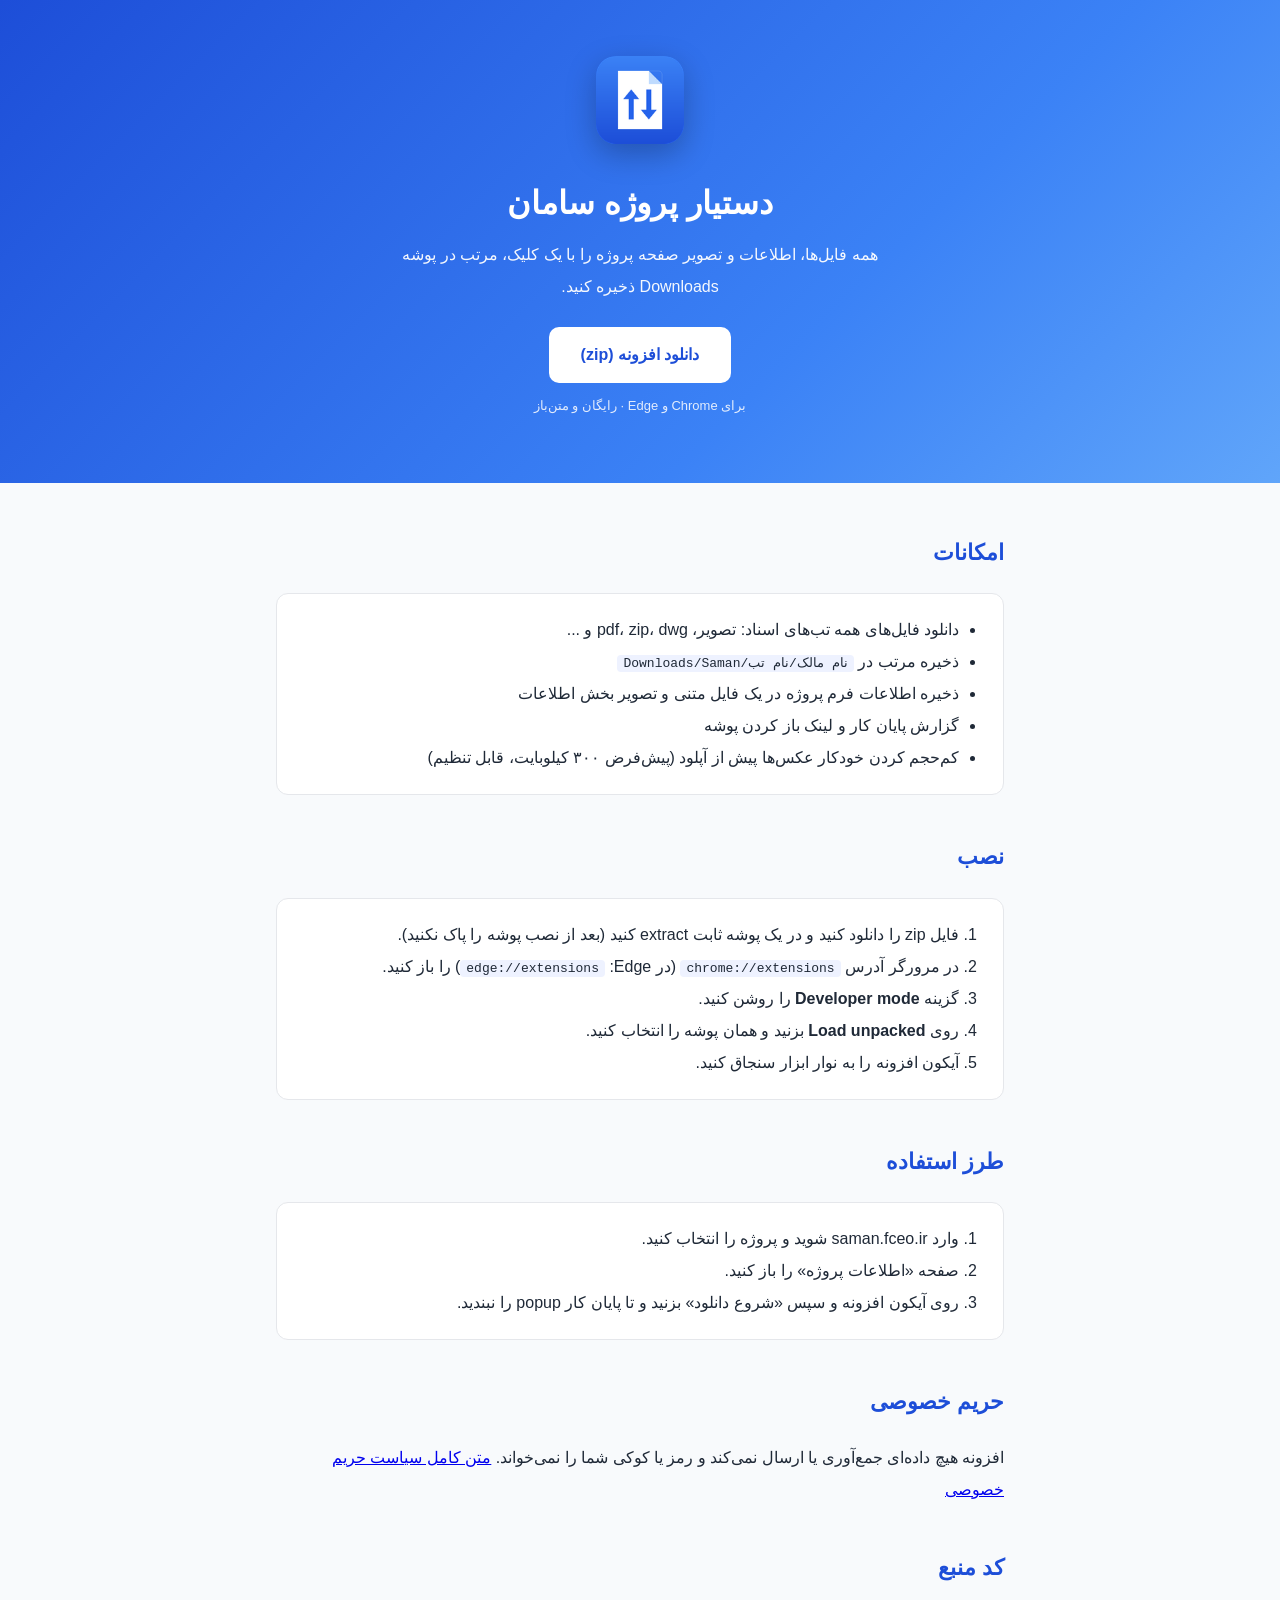
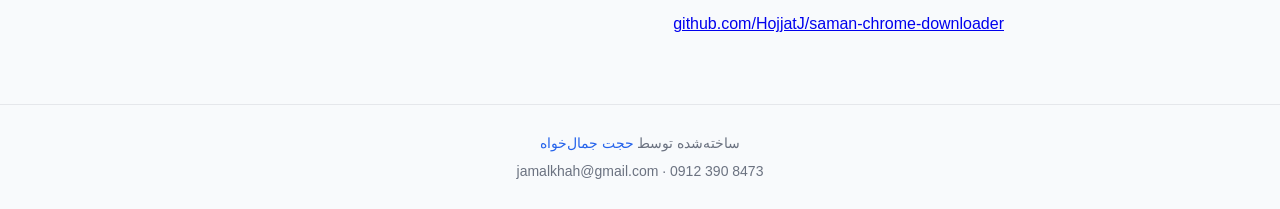
<file: site/index.html>
<!doctype html>
<html lang="fa" dir="rtl">
<head>
<meta charset="utf-8">
<meta name="viewport" content="width=device-width, initial-scale=1">
<title>دستیار پروژه سامان | افزونه Chrome و Edge</title>
<meta name="description" content="افزونه‌ای برای دانلود یک‌جای اسناد، اطلاعات و تصویر صفحه پروژه از سامانه سامان.">
<style>
  :root { --blue: #2563eb; --dark: #1d4ed8; --fg: #1f2937; --muted: #6b7280; --bg: #f8fafc; --line: #e5e7eb; }
  * { box-sizing: border-box; }
  body { margin: 0; font-family: Vazirmatn, Tahoma, sans-serif; color: var(--fg); background: var(--bg); line-height: 2; }
  .hero { background: linear-gradient(135deg, #1d4ed8, #3b82f6 65%, #60a5fa); color: #fff; text-align: center; padding: 56px 16px 64px; }
  .hero img { width: 88px; border-radius: 20px; box-shadow: 0 10px 30px rgba(0,0,0,.25); }
  .hero h1 { margin: 16px 0 4px; font-size: 32px; }
  .hero p { margin: 0 auto 24px; max-width: 520px; opacity: .95; }
  .btn { display: inline-block; background: #fff; color: var(--dark); padding: 12px 32px; border-radius: 10px; font-weight: 700; text-decoration: none; }
  .btn:hover { background: #eff6ff; }
  .ver { display: block; margin-top: 10px; font-size: 13px; opacity: .85; }
  main { max-width: 760px; margin: 0 auto; padding: 8px 16px 48px; }
  h2 { margin-top: 40px; font-size: 22px; color: var(--dark); }
  ul, ol { padding-inline-start: 24px; }
  .card { background: #fff; border: 1px solid var(--line); border-radius: 12px; padding: 4px 20px; }
  code { direction: ltr; unicode-bidi: isolate; background: #eef2ff; padding: 1px 6px; border-radius: 4px; }
  footer { border-top: 1px solid var(--line); text-align: center; color: var(--muted); font-size: 14px; padding: 24px 16px; }
  footer a { color: var(--blue); text-decoration: none; }
</style>
</head>
<body>

<header class="hero">
  <img src="icon128.png" alt="">
  <h1>دستیار پروژه سامان</h1>
  <p>همه فایل‌ها، اطلاعات و تصویر صفحه پروژه را با یک کلیک، مرتب در پوشه Downloads ذخیره کنید.</p>
  <a class="btn" href="https://github.com/HojjatJ/saman-chrome-downloader/releases/latest/download/saman-downloader.zip">دانلود افزونه (zip)</a>
  <span class="ver">برای Chrome و Edge · رایگان و متن‌باز</span>
</header>

<main>
  <h2>امکانات</h2>
  <div class="card"><ul>
    <li>دانلود فایل‌های همه تب‌های اسناد: تصویر، pdf، zip، dwg و ...</li>
    <li>ذخیره مرتب در <code>Downloads/Saman/نام مالک/نام تب</code></li>
    <li>ذخیره اطلاعات فرم پروژه در یک فایل متنی و تصویر بخش اطلاعات</li>
    <li>گزارش پایان کار و لینک باز کردن پوشه</li>
    <li>کم‌حجم کردن خودکار عکس‌ها پیش از آپلود (پیش‌فرض ۳۰۰ کیلوبایت، قابل تنظیم)</li>
  </ul></div>

  <h2>نصب</h2>
  <div class="card"><ol>
    <li>فایل zip را دانلود کنید و در یک پوشه ثابت extract کنید (بعد از نصب پوشه را پاک نکنید).</li>
    <li>در مرورگر آدرس <code>chrome://extensions</code> (در Edge: <code>edge://extensions</code>) را باز کنید.</li>
    <li>گزینه <b>Developer mode</b> را روشن کنید.</li>
    <li>روی <b>Load unpacked</b> بزنید و همان پوشه را انتخاب کنید.</li>
    <li>آیکون افزونه را به نوار ابزار سنجاق کنید.</li>
  </ol></div>

  <h2>طرز استفاده</h2>
  <div class="card"><ol>
    <li>وارد <span dir="ltr">saman.fceo.ir</span> شوید و پروژه را انتخاب کنید.</li>
    <li>صفحه «اطلاعات پروژه» را باز کنید.</li>
    <li>روی آیکون افزونه و سپس «شروع دانلود» بزنید و تا پایان کار popup را نبندید.</li>
  </ol></div>

  <h2>حریم خصوصی</h2>
  <p>افزونه هیچ داده‌ای جمع‌آوری یا ارسال نمی‌کند و رمز یا کوکی شما را نمی‌خواند. <a href="privacy.html">متن کامل سیاست حریم خصوصی</a></p>

  <h2>کد منبع</h2>
  <p><a href="https://github.com/HojjatJ/saman-chrome-downloader">github.com/HojjatJ/saman-chrome-downloader</a></p>
</main>

<footer>
  ساخته‌شده توسط <a href="https://jamalkhah.ir">حجت جمال‌خواه</a><br>
  <span dir="ltr">jamalkhah@gmail.com · 0912 390 8473</span>
</footer>

</body>
</html>
</file>
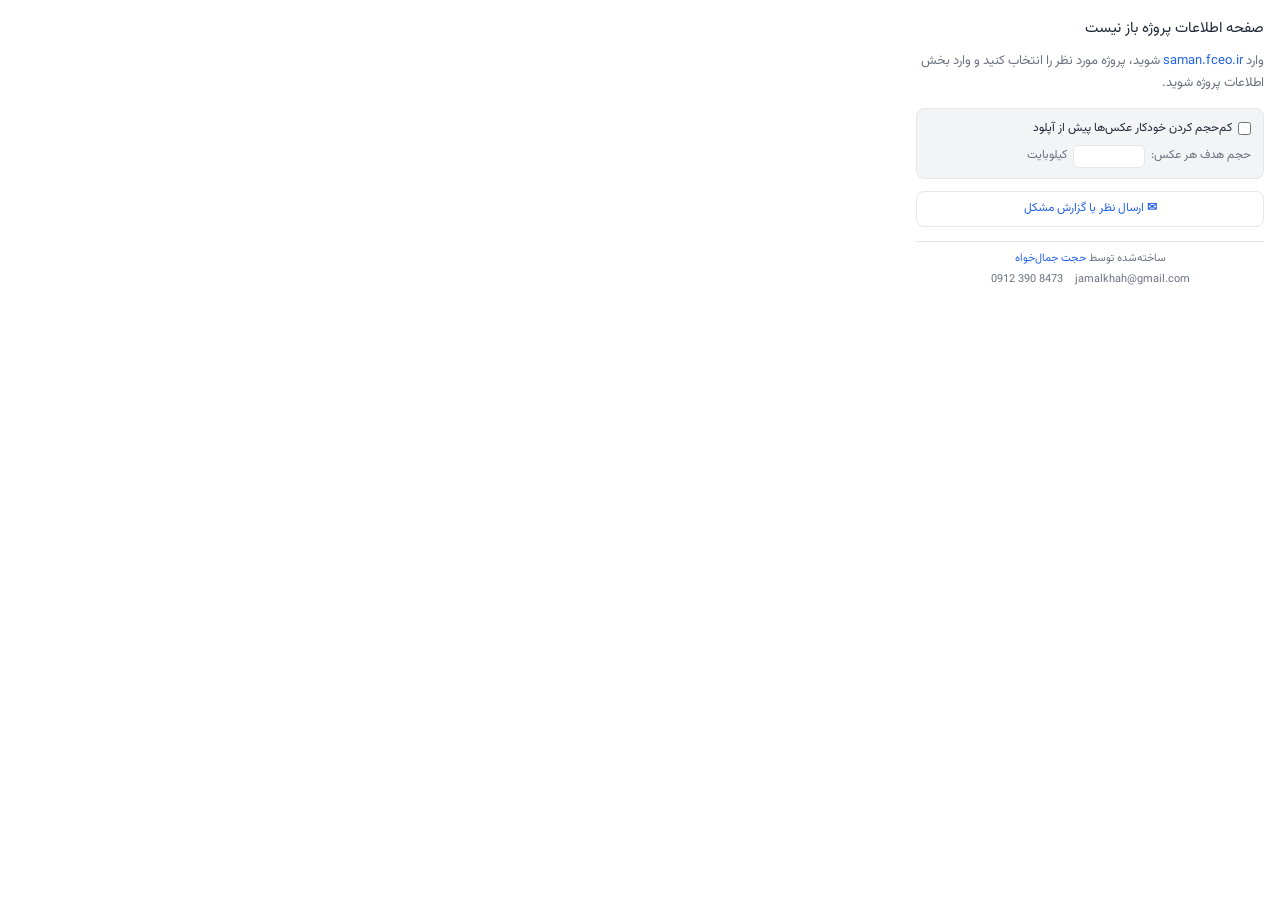
<file: popup.html>
<!doctype html>
<html lang="fa" dir="rtl">
<head>
  <meta charset="utf-8">
  <title>دستیار پروژه سامان</title>
  <link rel="stylesheet" href="style.css">
</head>
<body class="popup">
  <h3 id="title">در حال بررسی...</h3>
  <p id="intro"></p>
  <button id="start" class="hidden">شروع دانلود</button>
  <p id="progress" class="hidden"></p>
  <div id="log" class="box hidden"></div>
  <div id="summary" class="summary hidden"></div>
  <div class="settings">
    <label class="toggle"><input type="checkbox" id="compressOn"> کم‌حجم کردن خودکار عکس‌ها پیش از آپلود</label>
    <label class="target">حجم هدف هر عکس:
      <input type="number" id="targetKB" min="50" max="5000" step="50" dir="ltr"> کیلوبایت</label>
  </div>
  <a id="feedback" class="feedback" href="mailto:jamalkhah@gmail.com">✉ ارسال نظر یا گزارش مشکل</a>
  <p class="credit">
    <span>ساخته‌شده توسط <a id="author" href="https://jamalkhah.ir">حجت جمال‌خواه</a></span>
    <span class="contact"><span dir="ltr">jamalkhah@gmail.com</span><span dir="ltr">0912 390 8473</span></span>
  </p>
  <script src="settings.js"></script>
  <script src="popup.js"></script>
</body>
</html>
</file>
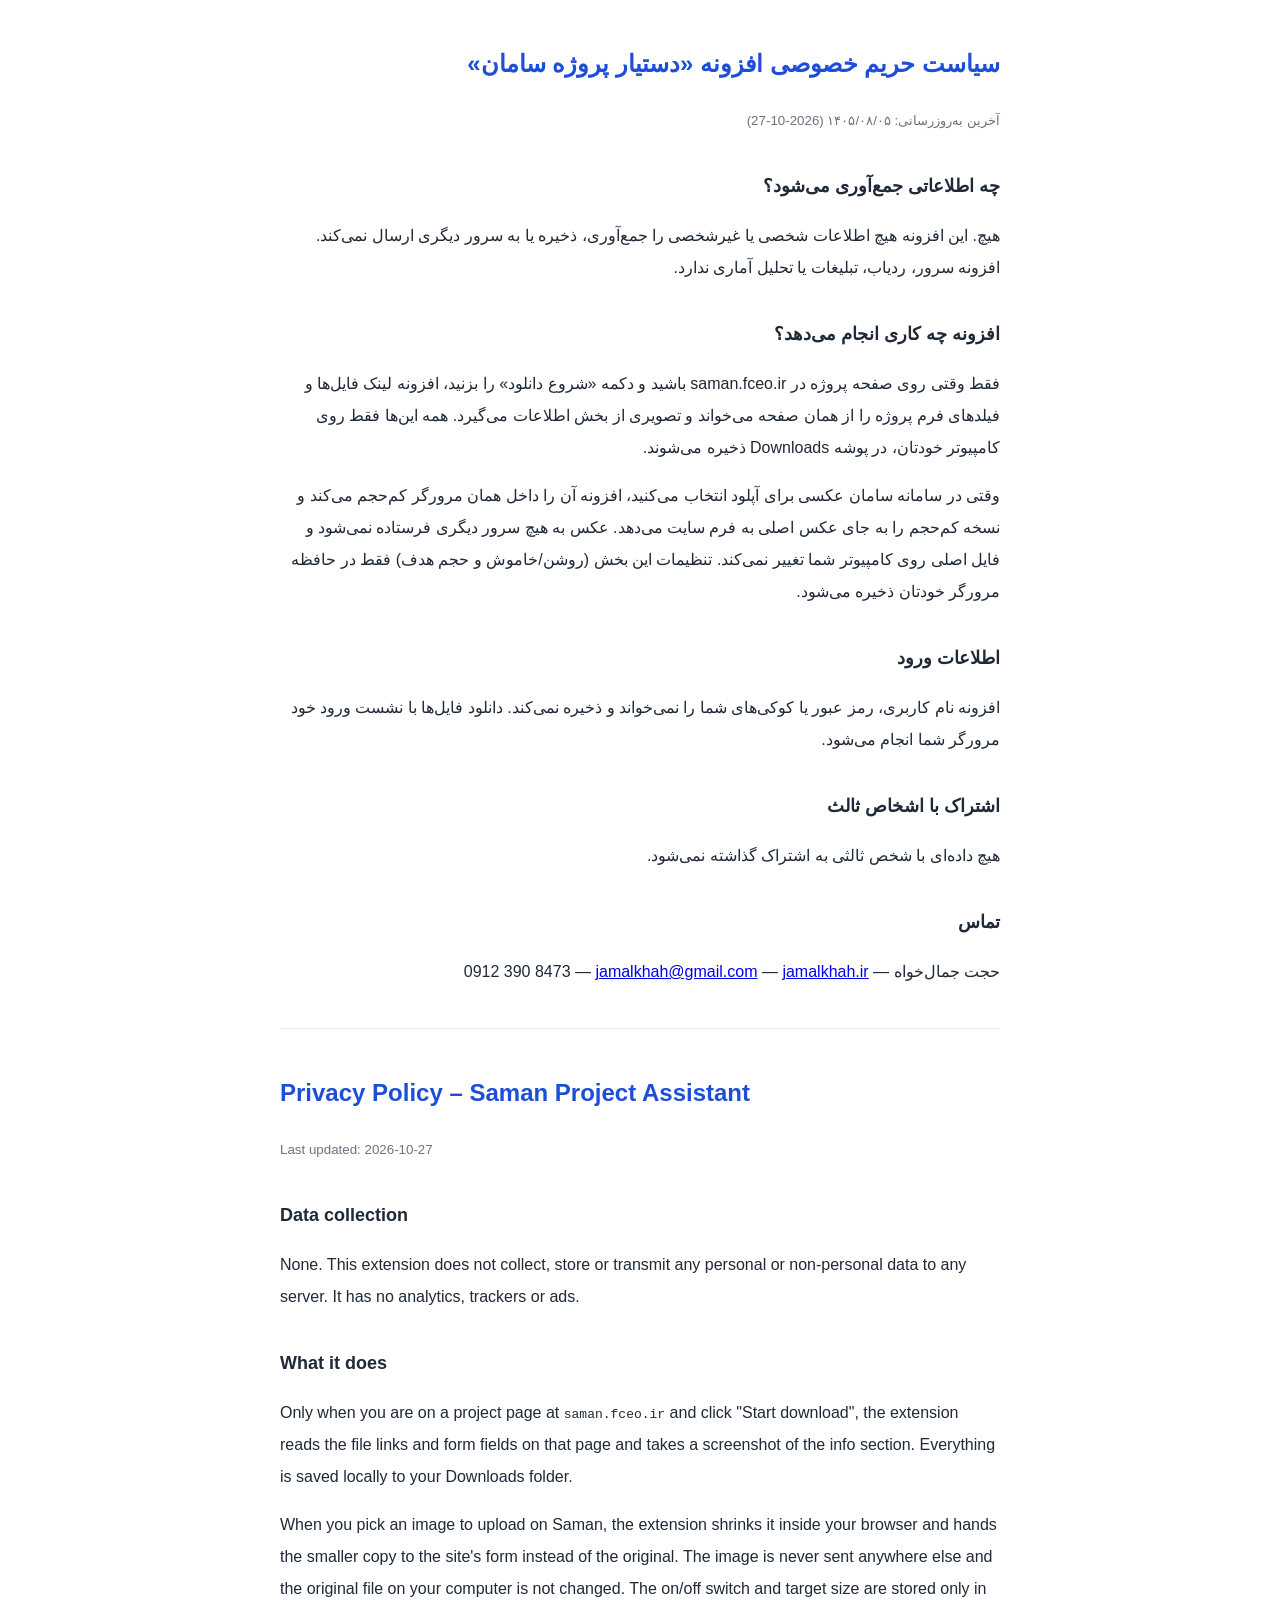
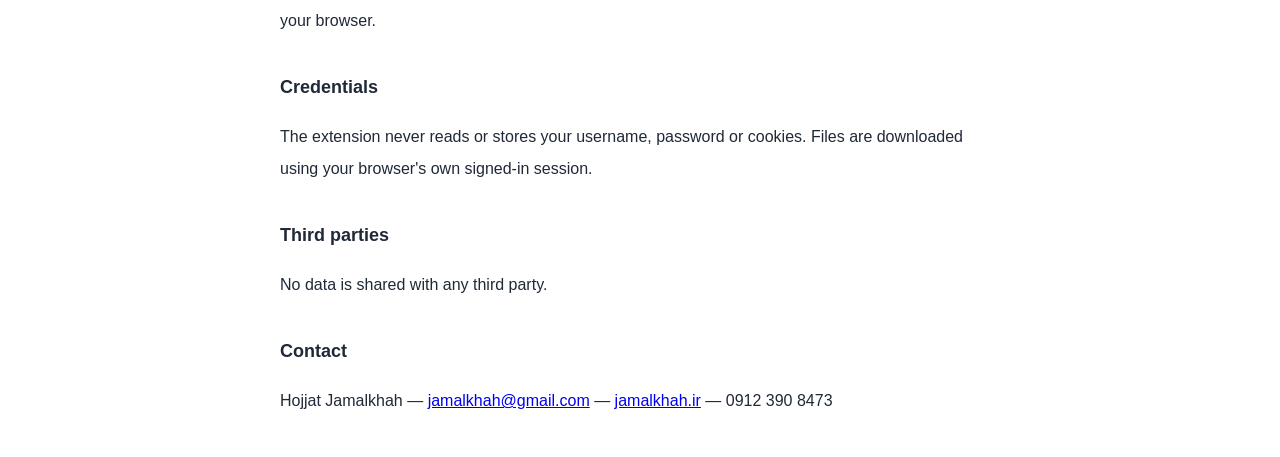
<file: site/privacy.html>
<!doctype html>
<html lang="fa" dir="rtl">
<head>
<meta charset="utf-8">
<meta name="viewport" content="width=device-width, initial-scale=1">
<title>سیاست حریم خصوصی | دستیار پروژه سامان</title>
<style>
  body { max-width: 720px; margin: 40px auto; padding: 0 16px; font-family: Tahoma, "Vazirmatn", sans-serif; line-height: 2; color: #1f2937; }
  h1 { font-size: 24px; color: #1d4ed8; }
  h2 { font-size: 18px; margin-top: 32px; }
  hr { border: 0; border-top: 1px solid #e5e7eb; margin: 40px 0; }
  .en { direction: ltr; text-align: left; }
  small { color: #6b7280; }
</style>
</head>
<body>

<h1>سیاست حریم خصوصی افزونه «دستیار پروژه سامان»</h1>
<small>آخرین به‌روزرسانی: ۱۴۰۵/۰۸/۰۵ (2026-10-27)</small>

<h2>چه اطلاعاتی جمع‌آوری می‌شود؟</h2>
<p>هیچ. این افزونه هیچ اطلاعات شخصی یا غیرشخصی را جمع‌آوری، ذخیره یا به سرور دیگری ارسال نمی‌کند. افزونه سرور، ردیاب، تبلیغات یا تحلیل آماری ندارد.</p>

<h2>افزونه چه کاری انجام می‌دهد؟</h2>
<p>فقط وقتی روی صفحه پروژه در <span dir="ltr">saman.fceo.ir</span> باشید و دکمه «شروع دانلود» را بزنید، افزونه لینک فایل‌ها و فیلدهای فرم پروژه را از همان صفحه می‌خواند و تصویری از بخش اطلاعات می‌گیرد. همه این‌ها فقط روی کامپیوتر خودتان، در پوشه Downloads ذخیره می‌شوند.</p>
<p>وقتی در سامانه سامان عکسی برای آپلود انتخاب می‌کنید، افزونه آن را داخل همان مرورگر کم‌حجم می‌کند و نسخه کم‌حجم را به جای عکس اصلی به فرم سایت می‌دهد. عکس به هیچ سرور دیگری فرستاده نمی‌شود و فایل اصلی روی کامپیوتر شما تغییر نمی‌کند. تنظیمات این بخش (روشن/خاموش و حجم هدف) فقط در حافظه مرورگر خودتان ذخیره می‌شود.</p>

<h2>اطلاعات ورود</h2>
<p>افزونه نام کاربری، رمز عبور یا کوکی‌های شما را نمی‌خواند و ذخیره نمی‌کند. دانلود فایل‌ها با نشست ورود خود مرورگر شما انجام می‌شود.</p>

<h2>اشتراک با اشخاص ثالث</h2>
<p>هیچ داده‌ای با شخص ثالثی به اشتراک گذاشته نمی‌شود.</p>

<h2>تماس</h2>
<p>حجت جمال‌خواه — <a href="mailto:jamalkhah@gmail.com">jamalkhah@gmail.com</a> — <a href="https://jamalkhah.ir">jamalkhah.ir</a> — <span dir="ltr">0912 390 8473</span></p>

<hr>

<div class="en">
<h1>Privacy Policy – Saman Project Assistant</h1>
<small>Last updated: 2026-10-27</small>

<h2>Data collection</h2>
<p>None. This extension does not collect, store or transmit any personal or non-personal data to any server. It has no analytics, trackers or ads.</p>

<h2>What it does</h2>
<p>Only when you are on a project page at <code>saman.fceo.ir</code> and click "Start download", the extension reads the file links and form fields on that page and takes a screenshot of the info section. Everything is saved locally to your Downloads folder.</p>
<p>When you pick an image to upload on Saman, the extension shrinks it inside your browser and hands the smaller copy to the site's form instead of the original. The image is never sent anywhere else and the original file on your computer is not changed. The on/off switch and target size are stored only in your browser.</p>

<h2>Credentials</h2>
<p>The extension never reads or stores your username, password or cookies. Files are downloaded using your browser's own signed-in session.</p>

<h2>Third parties</h2>
<p>No data is shared with any third party.</p>

<h2>Contact</h2>
<p>Hojjat Jamalkhah — <a href="mailto:jamalkhah@gmail.com">jamalkhah@gmail.com</a> — <a href="https://jamalkhah.ir">jamalkhah.ir</a> — <span dir="ltr">0912 390 8473</span></p>
</div>

</body>
</html>
</file>
<file: style.css>
@font-face {
  font-family: "Vazirmatn";
  src: url("fonts/Vazirmatn.woff2") format("woff2");
  font-weight: 100 900;
  font-display: swap;
}

:root {
  --bg: #ffffff;
  --fg: #1f2937;
  --muted: #6b7280;
  --accent: #2563eb;
  --accent-hover: #1d4ed8;
  --box-bg: #f3f4f6;
  --border: #e5e7eb;
}

* { box-sizing: border-box; }

html, body {
  margin: 0;
  padding: 0;
}

body.popup {
  width: 380px;
  min-height: 120px;
  padding: 16px;
  background: var(--bg);
  color: var(--fg);
  font-family: "Vazirmatn", Tahoma, sans-serif;
  font-size: 13px;
  line-height: 1.7;
  direction: rtl;
  text-align: right;
}

#title {
  margin: 0 0 8px;
  font-size: 15px;
  font-weight: 700;
}

#intro {
  margin: 0 0 14px;
  color: var(--muted);
}

#intro:empty { display: none; }

#intro a {
  color: var(--accent);
  font-weight: 600;
  text-decoration: none;
  direction: ltr;
  unicode-bidi: isolate;
}

#intro a:hover { text-decoration: underline; }

#start {
  display: block;
  width: 100%;
  padding: 9px 12px;
  border: 0;
  border-radius: 8px;
  background: var(--accent);
  color: #fff;
  font-family: inherit;
  font-size: 14px;
  font-weight: 600;
  cursor: pointer;
  transition: background .15s;
}

#start:hover:not(:disabled) { background: var(--accent-hover); }
#start:disabled { opacity: .6; cursor: default; }

.box {
  margin-top: 12px;
  padding: 10px 12px;
  max-height: 300px;
  overflow-y: auto;
  border: 1px solid var(--border);
  border-radius: 8px;
  background: var(--box-bg);
  font-size: 12px;
  white-space: pre-wrap;
  word-break: break-word;
}

.hidden { display: none !important; }

.credit {
  margin: 14px 0 0;
  padding-top: 8px;
  border-top: 1px solid var(--border);
  color: var(--muted);
  font-size: 11px;
  text-align: center;
}

.credit a { color: var(--accent); text-decoration: none; }
.credit a:hover { text-decoration: underline; }

#progress {
  margin: 12px 0 0;
  color: var(--accent);
  font-weight: 600;
}

.summary {
  margin-top: 12px;
  padding: 10px 12px;
  border: 1px solid var(--border);
  border-radius: 8px;
  background: #f0f7ff;
}

.summary .ok { color: #15803d; font-weight: 700; }
.summary .warn { color: #b45309; font-weight: 700; }
.summary .err { color: #b91c1c; font-size: 12px; margin-top: 4px; }
.summary .meta { color: var(--muted); font-size: 12px; margin-top: 4px; }

.summary .path {
  display: block;
  margin-top: 2px;
  color: var(--accent);
  font-size: 12px;
  text-align: left;
  word-break: break-all;
  text-decoration: none;
}

.summary .path:hover { text-decoration: underline; }

.credit span { display: block; }
.credit .contact { display: flex; justify-content: center; gap: 12px; margin-top: 2px; }
.credit .contact span { white-space: nowrap; }

.settings {
  margin-top: 14px;
  padding: 10px 12px;
  border: 1px solid var(--border);
  border-radius: 8px;
  background: var(--box-bg);
  font-size: 12px;
}

.settings label { display: flex; align-items: center; gap: 6px; }
.settings .toggle { font-weight: 600; cursor: pointer; }
.settings .toggle input { margin: 0; accent-color: var(--accent); }
.settings .target { margin-top: 6px; color: var(--muted); }
.settings .target.off { opacity: .5; }

.settings input[type=number] {
  width: 72px;
  padding: 2px 6px;
  border: 1px solid var(--border);
  border-radius: 6px;
  font-family: inherit;
  font-size: 12px;
}

.feedback {
  display: block;
  margin-top: 12px;
  padding: 7px 12px;
  border: 1px solid var(--border);
  border-radius: 8px;
  color: var(--accent);
  font-size: 12px;
  font-weight: 600;
  text-align: center;
  text-decoration: none;
}

.feedback:hover { background: var(--box-bg); }
</file>
